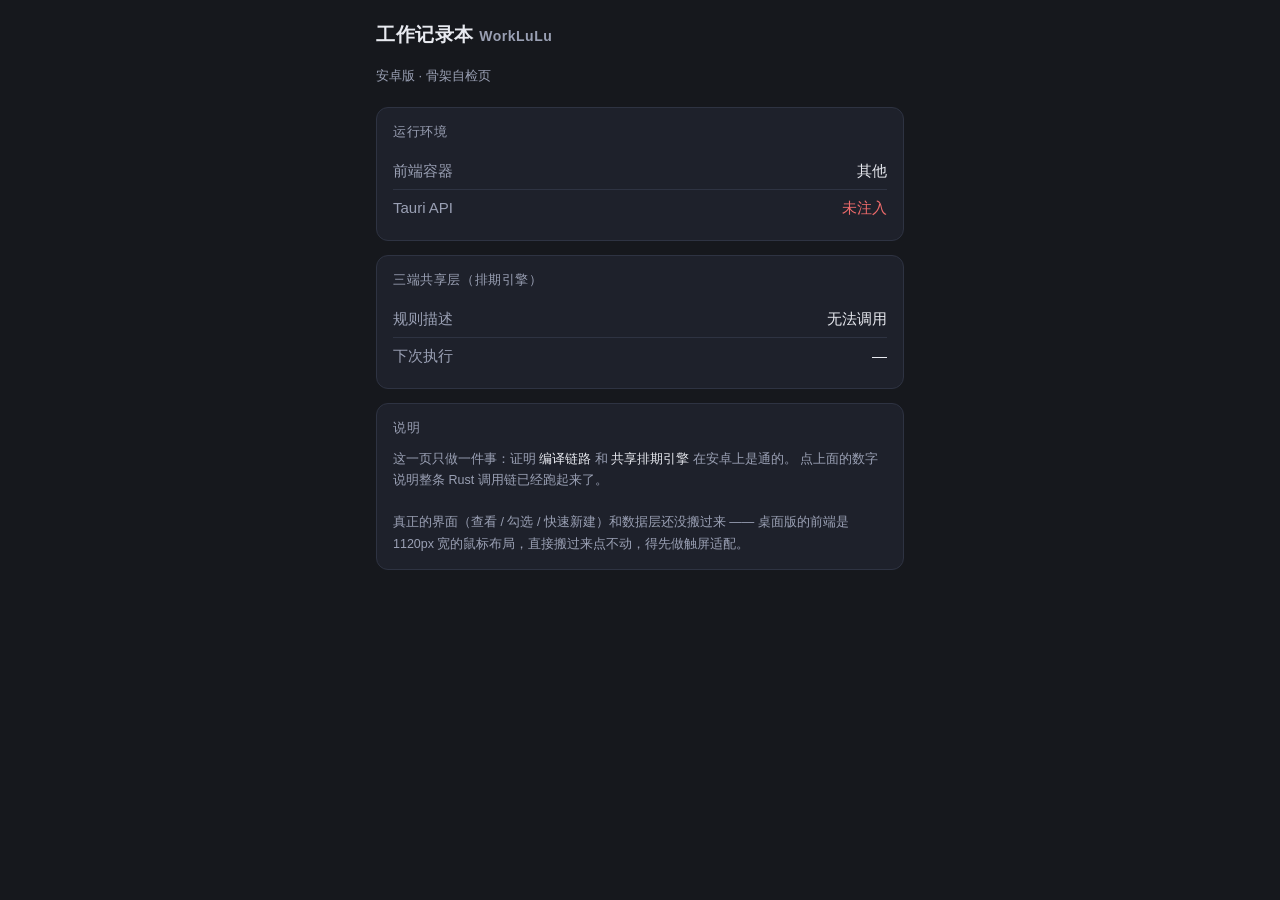
<file: android/ui/index.html>
<!DOCTYPE html>
<html lang="zh-CN">
<head>
<meta charset="UTF-8">
<meta name="viewport" content="width=device-width, initial-scale=1, viewport-fit=cover">
<title>工作记录本 WorkLuLu</title>
<style>
  :root {
    --bg: #16181d; --card: #1e212b; --line: #2e3342;
    --text: #e8eaf0; --text-2: #9aa0b4; --accent: #5b8def; --ok: #3ecf8e;
  }
  * { box-sizing: border-box; -webkit-tap-highlight-color: transparent; }
  html, body { margin: 0; height: 100%; }
  body {
    background: var(--bg); color: var(--text);
    font: 15px/1.6 -apple-system, "Segoe UI", "Microsoft YaHei", sans-serif;
    padding: env(safe-area-inset-top) 16px calc(24px + env(safe-area-inset-bottom));
    display: flex; flex-direction: column; gap: 14px;
    max-width: 560px; margin: 0 auto;
  }
  h1 { font-size: 19px; margin: 20px 0 2px; letter-spacing: .5px; }
  .sub { color: var(--text-2); font-size: 13px; margin-bottom: 6px; }
  .card {
    background: var(--card); border: 1px solid var(--line);
    border-radius: 12px; padding: 14px 16px;
  }
  .card h2 { font-size: 13px; color: var(--text-2); font-weight: 500; margin: 0 0 10px; letter-spacing: .6px; }
  .row { display: flex; justify-content: space-between; gap: 12px; padding: 6px 0; }
  .row + .row { border-top: 1px solid var(--line); }
  .k { color: var(--text-2); flex: none; }
  .v { text-align: right; word-break: break-all; }
  .v.ok { color: var(--ok); }
  .v.bad { color: #ef6b6b; }
  .note { color: var(--text-2); font-size: 12.5px; line-height: 1.7; }
  .note b { color: var(--text); font-weight: 500; }
</style>
</head>
<body>
  <h1>工作记录本 <span style="color:var(--text-2);font-size:14px">WorkLuLu</span></h1>
  <div class="sub">安卓版 · 骨架自检页</div>

  <div class="card">
    <h2>运行环境</h2>
    <div class="row"><span class="k">前端容器</span><span class="v" id="ua">—</span></div>
    <div class="row"><span class="k">Tauri API</span><span class="v" id="api">—</span></div>
  </div>

  <div class="card">
    <h2>三端共享层（排期引擎）</h2>
    <div class="row"><span class="k">规则描述</span><span class="v" id="desc">—</span></div>
    <div class="row"><span class="k">下次执行</span><span class="v" id="next">—</span></div>
  </div>

  <div class="card">
    <h2>说明</h2>
    <div class="note">
      这一页只做一件事：证明 <b>编译链路</b> 和 <b>共享排期引擎</b> 在安卓上是通的。
      点上面的数字说明整条 Rust 调用链已经跑起来了。<br><br>
      真正的界面（查看 / 勾选 / 快速新建）和数据层还没搬过来 —— 桌面版的前端是
      1120px 宽的鼠标布局，直接搬过来点不动，得先做触屏适配。
    </div>
  </div>

<script>
  const $ = id => document.getElementById(id);
  const T = window.__TAURI__;

  $('ua').textContent = /Android/i.test(navigator.userAgent) ? 'Android WebView' : '其他';
  $('api').textContent = T && T.core ? '已就绪' : '未注入';
  $('api').className = 'v ' + (T && T.core ? 'ok' : 'bad');

  // 每月最后一天 18:00 —— 故意挑一条要跨月的规则，能真正跑到 clamp 逻辑。
  const RULE = JSON.stringify({ freq: 'monthly', byDay: [31], time: '18:00' });

  (async () => {
    if (!T || !T.core) { $('desc').textContent = '无法调用'; return; }
    try {
      $('desc').textContent = await T.core.invoke('describe_schedule', { ruleJson: RULE });
      const next = await T.core.invoke('next_occurrence', {
        ruleJson: RULE,
        fromRfc3339: new Date().toISOString(),
      });
      $('next').textContent = next ? new Date(next).toLocaleString('zh-CN') : '未算出';
      $('next').className = 'v ok';
    } catch (e) {
      $('desc').textContent = '调用失败';
      $('desc').className = 'v bad';
      $('next').textContent = String(e && e.message || e);
      $('next').className = 'v bad';
    }
  })();
</script>
</body>
</html>
</file>
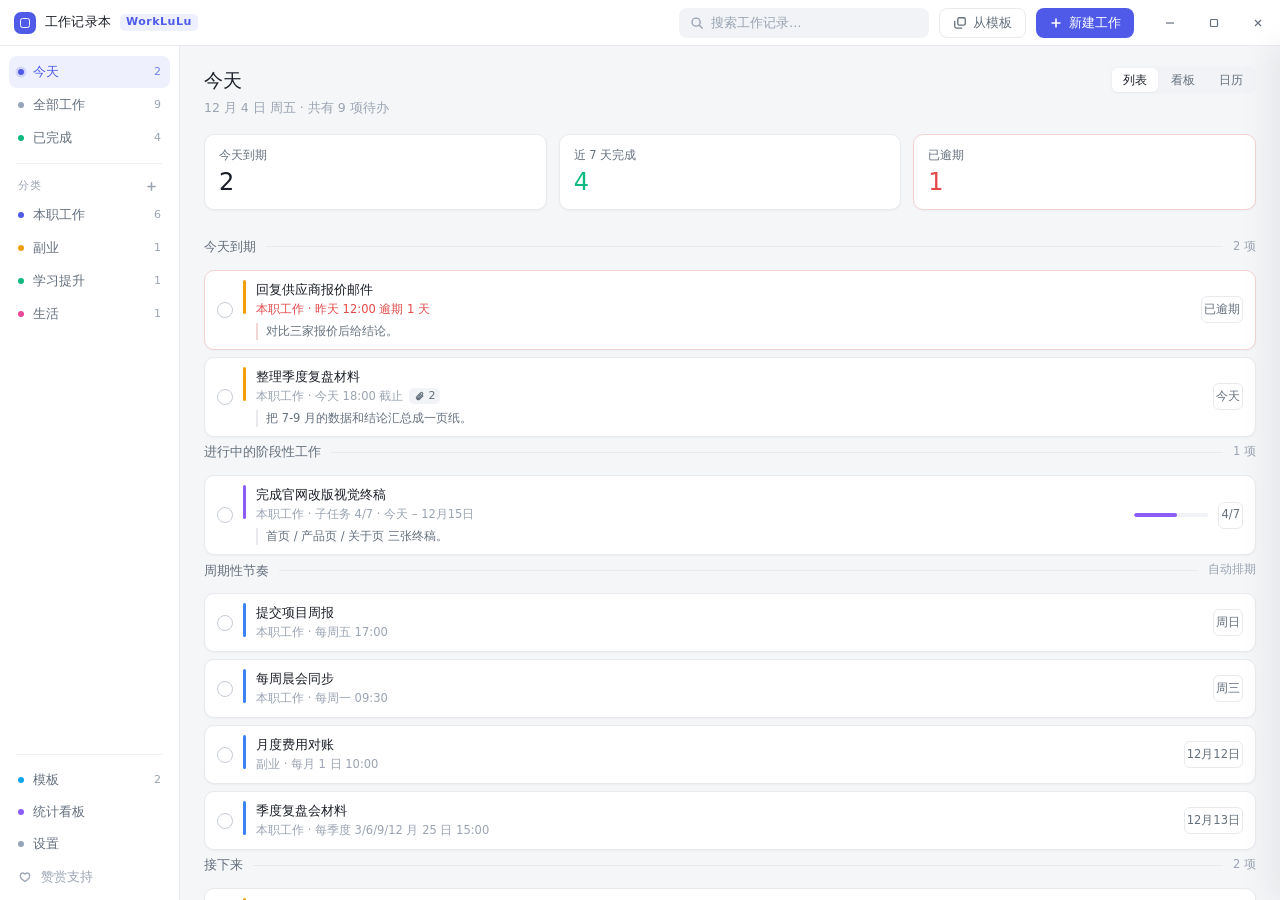
<file: app/ui/index.html>
<!DOCTYPE html>
<html lang="zh-CN">
<head>
<meta charset="UTF-8">
<meta name="viewport" content="width=device-width, initial-scale=1.0">
<title>工作记录本 WorkLuLu</title>
<link rel="stylesheet" href="assets/style.css">
</head>
<body>
<div class="app">

  <header class="titlebar" data-tauri-drag-region>
    <div class="brand" data-tauri-drag-region>
      <span class="brand-mark"></span>
      <span class="brand-name">工作记录本</span>
      <span class="brand-sub">WorkLuLu</span>
    </div>
    <div class="titlebar-fill" data-tauri-drag-region></div>
    <div class="titlebar-actions">
      <label class="search">
        <svg class="ic" viewBox="0 0 16 16" fill="none" stroke="currentColor" stroke-width="1.6" stroke-linecap="round">
          <circle cx="7" cy="7" r="4.6"/><path d="M10.6 10.6 14 14"/>
        </svg>
        <input id="search" type="text" placeholder="搜索工作记录…" autocomplete="off" spellcheck="false">
      </label>
      <button class="btn btn-ghost" id="btn-from-tpl" title="从模板一键建出一整套工作和子任务">
        <svg class="ic" viewBox="0 0 16 16" fill="none" stroke="currentColor" stroke-width="1.5" stroke-linejoin="round">
          <rect x="5.5" y="2" width="8.5" height="8.5" rx="1.6"/>
          <path d="M10.5 13.9H4.1a2.1 2.1 0 0 1-2.1-2.1V5.6"/>
        </svg>
        从模板
      </button>
      <button class="btn btn-primary" id="btn-new">
        <svg class="ic" viewBox="0 0 16 16" fill="none" stroke="currentColor" stroke-width="1.8" stroke-linecap="round">
          <path d="M8 3.5v9M3.5 8h9"/>
        </svg>
        新建工作
      </button>
      <div class="win-controls">
        <button class="win-btn" data-win="min" title="最小化">
          <svg viewBox="0 0 12 12" fill="none" stroke="currentColor" stroke-width="1.2"><path d="M2 6h8"/></svg>
        </button>
        <button class="win-btn" data-win="max" title="最大化">
          <svg viewBox="0 0 12 12" fill="none" stroke="currentColor" stroke-width="1.2"><rect x="2.5" y="2.5" width="7" height="7" rx="1"/></svg>
        </button>
        <button class="win-btn win-close" data-win="close" title="关闭">
          <svg viewBox="0 0 12 12" fill="none" stroke="currentColor" stroke-width="1.2"><path d="M3 3l6 6M9 3l-6 6"/></svg>
        </button>
      </div>
    </div>
  </header>

  <div class="workspace">
    <nav class="sidebar" id="sidebar"></nav>
    <main class="content"><div class="view" id="view"></div></main>
    <aside class="drawer" id="drawer"></aside>
  </div>

</div>

<!-- 新建 / 编辑 面板 -->
<div class="modal-mask" id="modal-mask">
  <div class="modal" id="modal"></div>
</div>

<!-- 附件大图预览。点图片时铺满整屏看细节，点空白处或 Esc 关掉 -->
<div class="lightbox" id="lightbox"></div>

<script src="assets/app.js"></script>
</body>
</html>
</file>
<file: app/ui/assets/style.css>
:root {
  --bg: #F5F6F8;
  --surface: #FFFFFF;
  --surface-2: #FAFBFC;
  --surface-3: #F1F3F6;
  --border: #E8EAED;
  --border-soft: #F0F1F4;

  --primary: #4F5BE8;
  --primary-hover: #4350D9;
  --primary-soft: #EEF0FE;

  --text-1: #1B1F27;
  --text-2: #64707D;
  --text-3: #9AA4B2;

  --p-once: #F59E0B;
  --p-once-bg: #FAEEDA;
  --p-once-tx: #B45309;

  --p-recurring: #3B82F6;
  --p-recurring-bg: #E6F1FB;
  --p-recurring-tx: #185FA5;

  --p-stage: #8B5CF6;
  --p-stage-bg: #F1EDFE;
  --p-stage-tx: #6D28D9;

  --ok: #10B981;
  --danger: #E24B4A;
  --danger-bg: #FCEBEB;
  --danger-tx: #A32D2D;

  /* 赞赏入口专用的暖色。全局唯一一处用它，只为和功能色区分开 */
  --reward: #D6407B;
  --reward-bg: #FDF2F6;

  --r-sm: 6px;
  --r-md: 8px;
  --r-lg: 10px;

  --shadow-1: 0 1px 2px rgba(20, 26, 40, .04);
  --shadow-2: 0 6px 20px rgba(20, 26, 40, .08);

  --sidebar-w: 180px;
  --drawer-w: 380px;
}

* { box-sizing: border-box; margin: 0; padding: 0; }

html, body { height: 100%; overflow: hidden; }

body {
  font-family: "Segoe UI", "Microsoft YaHei UI", "Microsoft YaHei", system-ui, -apple-system, sans-serif;
  font-size: 13px;
  line-height: 1.55;
  color: var(--text-1);
  background: var(--bg);
  -webkit-font-smoothing: antialiased;
  user-select: none;
  cursor: default;
}

button, input, textarea, select { font: inherit; color: inherit; outline: none; border: none; background: none; }
button { cursor: pointer; }

::-webkit-scrollbar { width: 10px; height: 10px; }
::-webkit-scrollbar-track { background: transparent; }
::-webkit-scrollbar-thumb { background: #D7DBE1; border-radius: 6px; border: 3px solid transparent; background-clip: content-box; }
::-webkit-scrollbar-thumb:hover { background: #C2C8D0; background-clip: content-box; }

.ic { width: 14px; height: 14px; flex: none; }

/* ---------- 布局骨架 ---------- */
.app { display: flex; flex-direction: column; height: 100vh; }

.titlebar {
  height: 46px; flex: none;
  display: flex; align-items: center;
  background: var(--surface);
  border-bottom: 1px solid var(--border);
  padding-left: 14px;
}
.brand { display: flex; align-items: center; gap: 9px; padding-right: 16px; }
.brand-mark {
  width: 22px; height: 22px; border-radius: 7px;
  background: var(--primary);
  position: relative;
}
.brand-mark::after {
  content: ""; position: absolute; inset: 6px;
  border: 1.5px solid #fff; border-radius: 2.5px;
}
.brand-name { font-size: 13px; font-weight: 500; letter-spacing: .2px; }
/* 开关之间的连带提醒：不是错误，是「这么设会有什么后果」，所以用琥珀色而非红色 */
.warn-text { color: var(--p-once-tx); margin-top: 4px; }

/* 「数据存放位置」卡片：便携徽标 + 路径行 + 右侧两个按钮。
   路径可能很长（U 盘上的深目录），必须允许换行，否则会把按钮挤出卡片。 */
.mode-chip {
  display: inline-block; margin-left: 7px; padding: 1px 7px;
  border-radius: 999px; font-size: 11px; font-weight: 600; vertical-align: 1px;
  color: var(--primary); background: var(--primary-soft);
}
.path-line { font-family: ui-monospace, Consolas, monospace; word-break: break-all; }
.task-acts { display: flex; gap: 8px; flex-shrink: 0; }
/* 英文副名：比中文主名轻一档，只是补充说明，不抢视线。
   标题栏（.brand-sub）和设置页「关于」（.name-en）共用同一套观感。 */
.brand-sub, .name-en {
  font-size: 11px; font-weight: 600; letter-spacing: .5px;
  color: var(--primary); background: var(--primary-soft);
  padding: 2px 6px; border-radius: 5px; line-height: 1.1;
}
.titlebar-fill { flex: 1; height: 100%; }

.titlebar-actions { display: flex; align-items: center; gap: 10px; height: 100%; }

.search {
  display: flex; align-items: center; gap: 7px;
  width: 250px; height: 30px; padding: 0 10px;
  background: var(--surface-3);
  border: 1px solid transparent;
  border-radius: var(--r-md);
  color: var(--text-3);
  transition: background .15s, border-color .15s, box-shadow .15s;
}
.search:focus-within {
  background: var(--surface);
  border-color: var(--primary);
  box-shadow: 0 0 0 3px var(--primary-soft);
}
.search input { flex: 1; min-width: 0; font-size: 12.5px; color: var(--text-1); }
.search input::placeholder { color: var(--text-3); }

.btn {
  display: inline-flex; align-items: center; gap: 6px;
  height: 30px; padding: 0 13px;
  border-radius: var(--r-md);
  font-size: 12.5px; font-weight: 500;
  transition: background .15s, color .15s, border-color .15s;
}
.btn-primary { background: var(--primary); color: #fff; }
.btn-primary:hover { background: var(--primary-hover); }
.btn-primary:active { transform: translateY(.5px); }
.btn-ghost { color: var(--text-2); border: 1px solid var(--border); background: var(--surface); }
.btn-ghost:hover { background: var(--surface-3); color: var(--text-1); }
.btn-danger-ghost { color: var(--danger); border: 1px solid #F3D2D2; background: var(--surface); }
.btn-danger-ghost:hover { background: var(--danger-bg); }

.win-controls { display: flex; align-items: center; height: 100%; margin-left: 4px; }
.win-btn {
  width: 44px; height: 46px;
  display: flex; align-items: center; justify-content: center;
  color: var(--text-2);
  transition: background .12s, color .12s;
}
.win-btn svg { width: 12px; height: 12px; }
.win-btn:hover { background: var(--surface-3); color: var(--text-1); }
.win-close:hover { background: var(--danger); color: #fff; }

.workspace { flex: 1; display: flex; min-height: 0; position: relative; }

/* ---------- 侧栏 ---------- */
.sidebar {
  width: var(--sidebar-w); flex: none;
  background: var(--surface);
  border-right: 1px solid var(--border);
  padding: 10px 9px 8px;
  display: flex; flex-direction: column;
  overflow-y: auto; overflow-x: hidden;
}
.nav-group { display: flex; flex-direction: column; gap: 1px; }

.nav-item {
  display: flex; align-items: center; gap: 9px;
  height: 32px; padding: 0 9px;
  border-radius: var(--r-md);
  color: var(--text-2);
  font-size: 13px;
  position: relative;
  transition: background .13s, color .13s;
}
.nav-item:hover { background: var(--surface-3); color: var(--text-1); }
.nav-item.active { background: var(--primary-soft); color: var(--primary); font-weight: 500; }
.nav-dot { width: 6px; height: 6px; border-radius: 50%; flex: none; }
.nav-item.active .nav-dot { box-shadow: 0 0 0 2.5px rgba(79, 91, 232, .18); }
.nav-label { flex: 1; overflow: hidden; text-overflow: ellipsis; white-space: nowrap; }
.nav-count { font-size: 11px; color: var(--text-3); font-variant-numeric: tabular-nums; }
.nav-item.active .nav-count { color: var(--primary); opacity: .75; }

.nav-sep { height: 1px; background: var(--border-soft); margin: 9px 7px; }

.nav-heading {
  display: flex; align-items: center; justify-content: space-between;
  padding: 0 9px; height: 26px;
  font-size: 11px; font-weight: 500; color: var(--text-3);
  letter-spacing: .5px;
}
.nav-heading button {
  width: 20px; height: 20px; border-radius: var(--r-sm);
  display: flex; align-items: center; justify-content: center;
  color: var(--text-3);
  transition: background .13s, color .13s;
}
.nav-heading button:hover { background: var(--surface-3); color: var(--primary); }
.nav-heading button svg { width: 11px; height: 11px; }

.sidebar-foot { margin-top: auto; padding-top: 10px; }

/* 赞赏入口：放在主界面侧栏最下面，随手够得着，但刻意做得不起眼 ——
   一旦做成高亮按钮，性质就从「感谢」变成「催收」了。
   文案把「自愿、不影响功能」写在 title 里，鼠标停一下就看得见。 */
.side-reward {
  display: flex; align-items: center; gap: 9px;
  width: 100%; height: 30px; padding: 0 9px; margin-top: 2px;
  border-radius: var(--r-md);
  font-size: 12.5px; color: var(--text-3);
  transition: background .13s, color .13s;
}
.side-reward:hover { background: var(--reward-bg); color: var(--reward); }

/* 贴边收起时，窗口只剩边缘几像素露在屏幕里。
   那几像素是窗口自己的边缘，不铺个颜色的话，用户看到的是一条
   说不清是什么的窄边 —— 不知道该不该去点它。 */
body.edge-collapsed::after {
  content: "";
  position: fixed; top: 0; bottom: 0; width: 6px;
  background: var(--primary);
}
body.edge-collapsed[data-edge-side="right"]::after { left: 0; }
body.edge-collapsed[data-edge-side="left"]::after { right: 0; }

/* ---------- 主内容区 ---------- */
.content { flex: 1; min-width: 0; display: flex; flex-direction: column; overflow: hidden; }
.view { flex: 1; overflow-y: auto; padding: 20px 24px 32px; }

.view-head { margin-bottom: 16px; }
.view-title { font-size: 19px; font-weight: 500; letter-spacing: -.2px; }
.view-sub { font-size: 12.5px; color: var(--text-3); margin-top: 3px; }

.stat-row { display: grid; grid-template-columns: repeat(3, 1fr); gap: 12px; margin-bottom: 22px; }
.stat {
  background: var(--surface);
  border: 1px solid var(--border);
  border-radius: var(--r-lg);
  padding: 12px 14px;
  box-shadow: var(--shadow-1);
}
.stat-label { font-size: 11.5px; color: var(--text-2); }
.stat-value { font-size: 24px; font-weight: 500; line-height: 1.25; margin-top: 2px; letter-spacing: -.5px; font-variant-numeric: tabular-nums; }
.stat.is-danger { border-color: #F3D2D2; }
.stat.is-ok .stat-value { color: var(--ok); }
.stat.is-danger .stat-value { color: var(--danger); }

.section-head {
  display: flex; align-items: center; gap: 10px;
  height: 30px; margin-bottom: 8px;
}
.section-title { font-size: 12.5px; font-weight: 500; color: var(--text-2); }
.section-line { flex: 1; height: 1px; background: var(--border); }
.section-note { font-size: 11.5px; color: var(--text-3); }

.task-list { display: flex; flex-direction: column; gap: 7px; }

.task {
  display: flex; align-items: center; gap: 10px;
  background: var(--surface);
  border: 1px solid var(--border);
  border-radius: var(--r-lg);
  padding: 9px 12px;
  box-shadow: var(--shadow-1);
  transition: border-color .14s, box-shadow .14s, transform .14s, opacity .2s;
}
.task:hover { border-color: #D8DDE4; box-shadow: var(--shadow-2); }
.task.is-overdue { border-color: #F3D2D2; }
.task.is-done { opacity: .55; }
.task.is-done .task-title { text-decoration: line-through; color: var(--text-3); }

.check {
  width: 16px; height: 16px; flex: none;
  border: 1.6px solid #C6CCD6;
  border-radius: 50%;
  display: flex; align-items: center; justify-content: center;
  transition: border-color .14s, background .14s;
}
.check:hover { border-color: var(--primary); background: var(--primary-soft); }
.check svg { width: 9px; height: 9px; opacity: 0; color: #fff; }
.task.is-done .check { background: var(--ok); border-color: var(--ok); }
.task.is-done .check svg { opacity: 1; }

.pattern-bar { width: 3px; flex: none; align-self: stretch; min-height: 20px; max-height: 34px; border-radius: 2px; }
.p-once { background: var(--p-once); }
.p-recurring { background: var(--p-recurring); }
.p-stage { background: var(--p-stage); }

.task-main { flex: 1; min-width: 0; }
.task-title { font-size: 13px; color: var(--text-1); overflow: hidden; text-overflow: ellipsis; white-space: nowrap; }
.task-meta { font-size: 11.5px; color: var(--text-3); margin-top: 1px; overflow: hidden; text-overflow: ellipsis; white-space: nowrap; }
.task-meta .overdue { color: var(--danger); }

/* 备注：左侧一道细线，把它和「分类 · 时间」那行区分开。
   最多两行，超出裁剪；title 属性让鼠标悬停能看全文。 */
.task-note {
  margin-top: 4px; padding-left: 8px;
  border-left: 2px solid var(--border);
  font-size: 11.5px; line-height: 1.5; color: var(--text-2);
  display: -webkit-box; -webkit-line-clamp: 2; -webkit-box-orient: vertical;
  overflow: hidden; overflow-wrap: anywhere;
}
.task.is-overdue .task-note { border-left-color: #F1D6D6; }
.task.is-done .task-note { color: var(--text-3); border-left-color: var(--border-soft); }

/* 搜索命中的字 */
mark { background: #FBECC2; color: inherit; border-radius: 2px; padding: 0 1px; }

.chip {
  font-size: 11px; padding: 2px 8px; border-radius: 999px;
  white-space: nowrap; flex: none; font-weight: 500;
  background: var(--surface-3); color: var(--text-2);
}
.chip-once { background: var(--p-once-bg); color: var(--p-once-tx); }
.chip-recurring { background: var(--p-recurring-bg); color: var(--p-recurring-tx); }
.chip-stage { background: var(--p-stage-bg); color: var(--p-stage-tx); }
.chip-danger { background: var(--danger-bg); color: var(--danger-tx); }
.chip-ok { background: #E6F7F0; color: #08704F; }

.progress { width: 74px; height: 4px; border-radius: 2px; background: var(--surface-3); overflow: hidden; flex: none; }
.progress > i { display: block; height: 100%; background: var(--p-stage); border-radius: 2px; }

.empty { text-align: center; padding: 34px 0; color: var(--text-3); font-size: 12.5px; }

/* ---------- 详情抽屉 ---------- */
.drawer {
  position: absolute; top: 0; right: 0; bottom: 0;
  width: var(--drawer-w);
  background: var(--surface);
  border-left: 1px solid var(--border);
  box-shadow: -10px 0 30px rgba(20, 26, 40, .07);
  transform: translateX(100%);
  transition: transform .24s cubic-bezier(.4, 0, .2, 1);
  display: flex; flex-direction: column;
  z-index: 20;
}
.drawer.open { transform: translateX(0); }

.drawer-head {
  display: flex; align-items: center; gap: 8px;
  height: 46px; padding: 0 14px; flex: none;
  border-bottom: 1px solid var(--border);
}
.drawer-title { font-size: 12.5px; font-weight: 500; color: var(--text-2); flex: 1; }
.icon-btn {
  width: 26px; height: 26px; border-radius: var(--r-sm);
  display: flex; align-items: center; justify-content: center;
  color: var(--text-3);
  transition: background .13s, color .13s;
}
.icon-btn:hover { background: var(--surface-3); color: var(--text-1); }
.icon-btn svg { width: 13px; height: 13px; }
.icon-btn.sm { width: 22px; height: 22px; }
.icon-btn.sm svg { width: 11px; height: 11px; }

/* 行内快捷操作：平时隐去，鼠标移到这一行才浮现，列表保持干净 */
.task-actions { display: flex; align-items: center; gap: 2px; flex: none; }
.task-actions:empty { display: none; }
.task-actions .icon-btn { opacity: 0; transition: opacity .14s, background .13s, color .13s; }
.task:hover .task-actions .icon-btn,
.task-actions .icon-btn:focus-visible { opacity: 1; }

/* 完成记录里的对勾只是标记，点它没意义 */
.check.static { pointer-events: none; }

.row-between { display: flex; align-items: center; justify-content: space-between; gap: 10px; }
.drawer-body { flex: 1; overflow-y: auto; padding: 16px 16px 28px; }

.field { margin-bottom: 16px; }
.field-label { font-size: 11.5px; color: var(--text-2); margin-bottom: 6px; font-weight: 500; }
.field-input, .field-textarea, .field-select {
  width: 100%; padding: 8px 10px;
  background: var(--surface-2);
  border: 1px solid var(--border);
  border-radius: var(--r-md);
  font-size: 13px;
  transition: border-color .15s, box-shadow .15s, background .15s;
  user-select: text;
}
.field-input:focus, .field-textarea:focus, .field-select:focus {
  background: var(--surface);
  border-color: var(--primary);
  box-shadow: 0 0 0 3px var(--primary-soft);
}
.field-textarea { resize: vertical; min-height: 76px; line-height: 1.6; }
.field-select { cursor: pointer; }

.seg { display: flex; gap: 6px; }
.seg button {
  flex: 1; height: 32px; border-radius: var(--r-md);
  border: 1px solid var(--border);
  background: var(--surface);
  font-size: 12px; color: var(--text-2);
  display: flex; align-items: center; justify-content: center; gap: 5px;
  transition: all .14s;
}
.seg button:hover { border-color: #D8DDE4; color: var(--text-1); }
.seg button.on { border-color: var(--primary); background: var(--primary-soft); color: var(--primary); font-weight: 500; }
.seg .dot { width: 6px; height: 6px; border-radius: 50%; }

.cat-grid { display: flex; flex-wrap: wrap; gap: 6px; }
.cat-pill {
  display: inline-flex; align-items: center; gap: 6px;
  height: 28px; padding: 0 11px; border-radius: 999px;
  border: 1px solid var(--border); background: var(--surface);
  font-size: 12px; color: var(--text-2);
  transition: all .14s;
}
.cat-pill:hover { border-color: #D8DDE4; }
.cat-pill.on { border-color: currentColor; font-weight: 500; }
.cat-pill .swatch { width: 8px; height: 8px; border-radius: 50%; }

/* 自动带上的分类（在分类页里新建时）：只占一行。
   刻意做得比分类药丸「实」一点——它表达的是既成事实，不是待选的选项。 */
.cat-fixed {
  display: inline-flex; align-items: center; gap: 7px;
  height: 28px; padding: 0 11px; border-radius: 999px;
  background: var(--surface-3);
  font-size: 12.5px; color: var(--text-1);
}
.cat-fixed .swatch { width: 8px; height: 8px; border-radius: 50%; flex: none; }

/* 星期几 / 几号 / 月份这类等宽选项。用网格而不是 flex 换行，
   7 列正好放下星期和 1–31 号，数字也能对齐成一列列看 */
.chip-grid { display: grid; grid-template-columns: repeat(7, 1fr); gap: 5px; }
.chip-grid.cols-6 { grid-template-columns: repeat(6, 1fr); }
.chip {
  height: 27px; padding: 0 2px;
  border: 1px solid var(--border); border-radius: var(--r-sm);
  background: var(--surface);
  font-size: 11.5px; color: var(--text-2);
  display: flex; align-items: center; justify-content: center;
  transition: all .14s;
}
.chip:hover { border-color: #D8DDE4; color: var(--text-1); }
.chip.on { border-color: var(--primary); background: var(--primary-soft); color: var(--primary); font-weight: 500; }

.drawer-foot {
  flex: none; padding: 12px 16px;
  border-top: 1px solid var(--border);
  display: flex; gap: 8px;
}
.drawer-foot .btn { height: 34px; flex: 1; justify-content: center; }

/* ---------- 弹窗 ---------- */
.modal-mask {
  position: fixed; inset: 0; z-index: 40;
  background: rgba(20, 26, 40, .28);
  display: none; align-items: center; justify-content: center;
  backdrop-filter: blur(1.5px);
}
.modal-mask.open { display: flex; }
.modal {
  width: 460px; max-height: 82vh;
  display: flex; flex-direction: column;
  background: var(--surface);
  border-radius: 14px;
  box-shadow: 0 20px 60px rgba(20, 26, 40, .2);
  overflow: hidden;              /* 内部滚动区要被圆角切住 */
  animation: pop .18s cubic-bezier(.2, .8, .3, 1);
}
@keyframes pop { from { opacity: 0; transform: translateY(8px) scale(.985); } }

.modal-head { flex: none; display: flex; align-items: center; padding: 18px 22px 0; margin-bottom: 16px; }
.modal-head h2 { font-size: 15px; font-weight: 500; flex: 1; }

/* 只有表单区滚动，标题和底部按钮始终留在屏幕上。
   季度规则那版表单（12 个月份 + 31 个日号）比视口还高，整块滚会把按钮推到看不见的地方 */
.modal-body { flex: 1; min-height: 0; overflow-y: auto; padding: 0 22px; }
.modal-foot { flex: none; display: flex; gap: 8px; padding: 14px 22px 18px; }
.modal-foot .btn { height: 34px; flex: 1; justify-content: center; }
/* flex:1 是给「取消 + 确定」并列用的。只剩一个按钮时那样会拉满整行，
   看着像一条横幅而不是按钮 —— 单按钮一律靠右、按内容定宽。 */
.modal-foot .btn:only-child { flex: 0 0 auto; min-width: 96px; margin-left: auto; }

.time-row { display: flex; gap: 8px; }
.time-row .field-input { flex: 1; }

.hint { font-size: 11.5px; color: var(--text-3); margin-top: 6px; }

.swatches { display: flex; gap: 8px; flex-wrap: wrap; }
.swatch-btn {
  width: 26px; height: 26px; border-radius: 50%;
  border: 2px solid transparent;
  transition: transform .13s;
}
.swatch-btn:hover { transform: scale(1.1); }
.swatch-btn.on { border-color: var(--text-1); }

.cat-row {
  display: flex; align-items: center; gap: 10px;
  padding: 9px 10px; border-radius: var(--r-md);
  transition: background .13s;
}
.cat-row:hover { background: var(--surface-2); }
.cat-row .name { flex: 1; font-size: 13px; }
.cat-row .bar { width: 3px; height: 18px; border-radius: 2px; flex: none; }

.switch {
  width: 38px; height: 22px; border-radius: 999px;
  background: #D7DBE1; position: relative; flex: none;
  transition: background .18s;
}
.switch i {
  position: absolute; top: 2px; left: 2px;
  width: 18px; height: 18px; border-radius: 50%;
  background: #fff;
  box-shadow: 0 1px 2px rgba(20, 26, 40, .18);
  transition: transform .18s cubic-bezier(.4, 0, .2, 1);
}
.switch.on { background: var(--primary); }
.switch.on i { transform: translateX(16px); }

.toast {
  position: fixed; left: 50%; bottom: 30px; transform: translateX(-50%) translateY(60px);
  background: #1B1F27; color: #fff;
  padding: 9px 16px; border-radius: var(--r-md);
  font-size: 12.5px; opacity: 0;
  transition: opacity .2s, transform .2s;
  z-index: 60; pointer-events: none;
}
.toast.show { opacity: 1; transform: translateX(-50%) translateY(0); }

/* ---------- 统计看板 ---------- */
.stat-row.four { grid-template-columns: repeat(4, 1fr); }
.stat-sub { font-size: 11px; color: var(--text-3); margin-top: 1px; }
.stat-minor { font-size: 15px; color: var(--text-3); }

.card {
  background: var(--surface);
  border: 1px solid var(--border);
  border-radius: var(--r-lg);
  box-shadow: var(--shadow-1);
  padding: 8px 12px;
}

.chart-card {
  background: var(--surface);
  border: 1px solid var(--border);
  border-radius: var(--r-lg);
  box-shadow: var(--shadow-1);
  padding: 14px 16px 12px;
  margin-bottom: 18px;
}
.chart-head { display: flex; align-items: baseline; gap: 10px; margin-bottom: 8px; }
.chart-title { font-size: 12.5px; font-weight: 500; color: var(--text-2); }
.chart-note { margin-left: auto; font-size: 11.5px; color: var(--text-3); }
.chart-legend { display: flex; gap: 16px; margin-top: 10px; font-size: 11.5px; color: var(--text-3); }
.chart-legend i { display: inline-block; width: 8px; height: 8px; border-radius: 2px; margin-right: 5px; vertical-align: 1px; }

.stat-list { display: flex; flex-direction: column; gap: 1px; }

.cat-stat {
  display: flex; align-items: center; gap: 10px;
  height: 34px; padding: 0 6px;
  border-radius: var(--r-md);
  transition: background .13s;
}
.cat-stat:hover { background: var(--surface-2); }
.cat-stat-dot { width: 8px; height: 8px; border-radius: 50%; flex: none; }
.cat-stat-name { width: 96px; flex: none; font-size: 12.5px; color: var(--text-1); overflow: hidden; text-overflow: ellipsis; white-space: nowrap; }
.cat-stat-bar { flex: 1; height: 6px; border-radius: 3px; background: var(--surface-3); overflow: hidden; }
.cat-stat-bar > i { display: block; height: 100%; border-radius: 3px; transition: width .32s cubic-bezier(.4, 0, .2, 1); }
.cat-stat-num { width: 36px; flex: none; text-align: right; font-size: 12.5px; color: var(--text-1); font-variant-numeric: tabular-nums; }
.cat-stat-sub { width: 82px; flex: none; text-align: right; font-size: 11.5px; color: var(--text-3); }

.stack-bar { display: flex; height: 10px; border-radius: 5px; overflow: hidden; background: var(--surface-3); margin: 6px 0 2px; }
.stack-bar > i { display: block; height: 100%; }

/* ---------- 分类管理 ---------- */
.nav-item[draggable="true"] { user-select: none; }
.nav-item.dragging { opacity: .4; }
.nav-item.drop-before { box-shadow: inset 0 2px 0 0 var(--primary); }
.nav-item.drop-after  { box-shadow: inset 0 -2px 0 0 var(--primary); }

.nav-edit {
  display: none; width: 20px; height: 20px; flex: none;
  align-items: center; justify-content: center;
  border-radius: var(--r-sm);
  color: var(--text-3);
  transition: background .13s, color .13s;
}
.nav-edit svg { width: 12px; height: 12px; }
.nav-edit:hover { background: var(--surface); color: var(--primary); }
.nav-item:hover .nav-edit { display: flex; }
.nav-item:hover .nav-count { display: none; }
.nav-item.active .nav-edit { color: var(--primary); }

/* ---------- 子任务（阶段性工作的拆解） ---------- */
.sub-progress { margin-left: 5px; font-weight: 400; color: var(--text-3); font-variant-numeric: tabular-nums; }

.sub-list { display: flex; flex-direction: column; gap: 1px; }

.sub-item {
  display: flex; align-items: center; gap: 7px;
  padding: 2px 4px; border-radius: var(--r-md);
  transition: background .13s;
}
.sub-item:hover { background: var(--surface-2); }

.sub-check {
  width: 15px; height: 15px; flex: none;
  border: 1.5px solid #C6CCD6; border-radius: 50%;
  display: flex; align-items: center; justify-content: center;
  transition: border-color .14s, background .14s;
}
.sub-check:hover { border-color: var(--primary); background: var(--primary-soft); }
.sub-check svg { width: 8px; height: 8px; opacity: 0; color: #fff; }
.sub-item.is-done .sub-check { background: var(--ok); border-color: var(--ok); }
.sub-item.is-done .sub-check svg { opacity: 1; }

/* 子任务名直接就是输入框：点一下就能改，不用先点「编辑」 */
.sub-title {
  flex: 1; min-width: 0; height: 26px; padding: 0 6px;
  font-size: 12.5px; color: var(--text-1);
  border: 1px solid transparent; border-radius: var(--r-sm);
  transition: border-color .14s, background .14s, box-shadow .14s;
  user-select: text;
}
.sub-title::placeholder { color: var(--text-3); }
.sub-title:hover { border-color: var(--border); background: var(--surface); }
.sub-title:focus {
  background: var(--surface); border-color: var(--primary);
  box-shadow: 0 0 0 3px var(--primary-soft);
}
.sub-item.is-done .sub-title { color: var(--text-3); text-decoration: line-through; }

.sub-del { opacity: 0; transition: opacity .14s, background .13s, color .13s; }
.sub-item:hover .sub-del, .sub-del:focus-visible { opacity: 1; }

/* 给这一步再分小步。和删除一样平时隐去，移上来才出现 */
.sub-nest { opacity: 0; transition: opacity .14s, background .13s, color .13s; }
.sub-item:hover .sub-nest, .sub-nest:focus-visible { opacity: 1; }

/* 三层结构：第二层起缩进，并用一条淡竖线连回父级。
   只靠缩进的话容易被当成排版错位，看不出谁挂在谁下面 */
.sub-node[data-depth="2"],
.sub-node[data-depth="3"] {
  margin-left: 11px; padding-left: 7px;
  border-left: 1px solid var(--border);
}

/* 下级完成情况的小标记，只在这一步确实有下级时才出现 */
.sub-ratio {
  flex: none; padding-right: 2px;
  font-size: 10.5px; color: var(--text-3);
  font-variant-numeric: tabular-nums;
}

.sub-add { display: flex; gap: 8px; margin-top: 8px; }
.sub-add .field-input { flex: 1; }
.sub-add .btn { height: 34px; flex: none; }
.sub-add-inline { margin: 2px 0 4px 11px; }

/* ---------------- 排布方式切换：列表 / 看板 / 日历 ---------------- */
/* 挂在页头右上角。用绝对定位而不是把 view-head 改成 flex——
   view-head 里的标题和副标题是上下排的，改成横排会拆掉所有视图的版式。 */
.view-head { position: relative; }
.view-head .view-title { padding-right: 160px; }

.view-switch {
  position: absolute; right: 0; top: 0;
  display: flex; gap: 2px; padding: 2px;
  background: var(--surface-3); border-radius: var(--r-md);
}
.view-switch button {
  height: 24px; padding: 0 11px; border-radius: 6px;
  font-size: 12px; color: var(--text-2);
  transition: background .14s, color .14s, box-shadow .14s;
}
.view-switch button:hover { color: var(--text-1); }
.view-switch button.on {
  background: var(--surface); color: var(--text-1);
  font-weight: 500; box-shadow: var(--shadow-1);
}

/* ---------------- 看板 ---------------- */
.board {
  display: flex; gap: 12px; align-items: flex-start;
  overflow-x: auto; padding-bottom: 10px;
}
.board-col { flex: 0 0 208px; display: flex; flex-direction: column; gap: 9px; }
.board-col-head { display: flex; align-items: center; gap: 6px; padding: 0 2px; }
.board-col-dot { width: 7px; height: 7px; border-radius: 50%; flex: none; }
.board-col-title { font-size: 12.5px; font-weight: 500; }
.board-col-count {
  margin-left: auto; font-size: 11.5px; color: var(--text-3);
  font-variant-numeric: tabular-nums;
}
.board-col-body { display: flex; flex-direction: column; gap: 7px; }
.board-empty {
  font-size: 12px; color: var(--text-3); text-align: center;
  padding: 14px 0; border: 1px dashed var(--border); border-radius: var(--r-md);
}

.board-card {
  display: flex; gap: 8px; cursor: pointer;
  background: var(--surface); border: 1px solid var(--border);
  border-radius: var(--r-lg); padding: 9px 11px;
  box-shadow: var(--shadow-1);
  transition: border-color .14s, box-shadow .14s;
}
.board-card:hover { border-color: #D8DDE4; box-shadow: var(--shadow-2); }
.board-card.is-overdue { border-color: #F3D2D2; }
/* 列表里的节奏色条是横着的一小段，卡片里让它竖起来贴左边 */
.board-card .pattern-bar { height: auto; align-self: stretch; }
.board-card-body { flex: 1; min-width: 0; }
/* 列表里进度条是 74px 的一小截，在卡片里那长度看着像条下划线。
   撑满整宽、加粗一点，浅槽也调深些，才认得出是个进度条 */
.board-card-body .progress {
  width: 100%; height: 5px; margin-top: 8px;
  background: #EDEFF3;
}
.board-card-title { font-size: 12.5px; line-height: 1.45; word-break: break-word; }
.board-card-meta { font-size: 11.5px; color: var(--text-3); margin-top: 3px; }
.board-card-note {
  font-size: 11.5px; color: var(--text-2); margin-top: 5px;
  padding-left: 7px; border-left: 2px solid var(--border-soft);
  overflow: hidden; display: -webkit-box;
  -webkit-line-clamp: 2; -webkit-box-orient: vertical;
}

/* ---------------- 日历 ---------------- */
.cal-bar { display: flex; align-items: center; gap: 8px; margin-bottom: 12px; }
.cal-month {
  font-size: 14px; font-weight: 500; min-width: 104px;
  font-variant-numeric: tabular-nums;
}
.cal-week {
  display: grid; grid-template-columns: repeat(7, minmax(0, 1fr));
  gap: 6px; margin-bottom: 6px;
}
.cal-weekday { font-size: 11.5px; color: var(--text-3); text-align: center; }
/* 必须 minmax(0, 1fr)：默认的 1fr 最小值是 auto，格子里的长标题
   （white-space: nowrap）会把列撑开，整排右移出可视区 */
.cal-grid {
  display: grid; grid-template-columns: repeat(7, minmax(0, 1fr));
  gap: 6px;
}

.cal-cell {
  min-height: 86px; padding: 5px 6px;
  background: var(--surface); border: 1px solid var(--border);
  border-radius: var(--r-md);
  display: flex; flex-direction: column; gap: 3px;
  cursor: pointer;
  transition: border-color .13s;
}
/* 格子整块可点，是「在那天新建」的入口。不给出悬停反馈的话没人知道能点 */
.cal-cell:hover { border-color: var(--primary); }
/* 上下月补齐的格子沉到页面底色，一眼分得出「这个月」的边界 */
.cal-cell.is-out { background: var(--bg); }
.cal-cell.is-out .cal-date { color: var(--text-3); }
.cal-cell.is-today { border-color: var(--primary); }
.cal-cell.is-today .cal-date {
  width: 18px; height: 18px; border-radius: 50%;
  background: var(--primary); color: #fff;
  display: flex; align-items: center; justify-content: center;
}
.cal-date {
  font-size: 11.5px; color: var(--text-2);
  font-variant-numeric: tabular-nums;
}
.cal-items { display: flex; flex-direction: column; gap: 2px; min-width: 0; }
.cal-item {
  display: flex; align-items: center; gap: 4px;
  min-width: 0; font-size: 11px; color: var(--text-1);
  padding: 2px 4px; border-radius: 4px; cursor: pointer;
  white-space: nowrap; overflow: hidden;
}
.cal-text { min-width: 0; overflow: hidden; text-overflow: ellipsis; white-space: nowrap; }
.cal-item:hover { background: var(--surface-3); }
.cal-item.is-done { color: var(--text-3); text-decoration: line-through; }
/* 跨天任务在跨度内的其余各天：淡一档。
   看得出「这段时间在忙它」，又不至于和真正交期那条抢注意力 */
.cal-item.is-span { background: var(--surface-2); opacity: .7; }
.cal-item.is-span .cal-dot { opacity: .5; }
.cal-dot { width: 5px; height: 5px; border-radius: 50%; flex: none; }
.cal-more {
  font-size: 10.5px; color: var(--text-3);
  padding-left: 4px; border-radius: 4px; cursor: pointer;
}
.cal-more:hover { color: var(--primary); background: var(--surface-3); }

/* ---------------- 日历格子的右键菜单 ---------------- */
.ctx-menu {
  position: fixed; z-index: 60;
  min-width: 148px; padding: 4px;
  display: flex; flex-direction: column;
  background: var(--surface);
  border: 1px solid var(--border);
  border-radius: var(--r-md);
  box-shadow: 0 10px 30px rgba(20, 26, 40, .16);
}
.ctx-menu button {
  text-align: left; padding: 7px 10px;
  font-size: 12.5px; color: var(--text-1);
  border-radius: var(--r-sm);
  transition: background .12s;
}
.ctx-menu button:hover { background: var(--surface-2); }

/* ---------------- 模板库 ---------------- */
.tpl-list { display: flex; flex-direction: column; gap: 8px; }
.tpl-card {
  display: flex; align-items: center; gap: 12px;
  padding: 12px 14px;
  background: var(--surface);
  border: 1px solid var(--border);
  border-radius: var(--r-md);
  transition: border-color .14s, box-shadow .14s;
}
.tpl-card:hover { border-color: var(--primary); box-shadow: 0 4px 14px rgba(20, 26, 40, .06); }
.tpl-main { flex: 1; min-width: 0; }
.tpl-name { font-size: 13px; font-weight: 500; color: var(--text-1); }
.tpl-meta {
  font-size: 11.5px; color: var(--text-3); margin-top: 3px;
  font-variant-numeric: tabular-nums;
}

/* 主界面「从模板新建」里挑模板的那一列。
   整行可点，所以用 button 而不是卡片 + 按钮 —— 少一个点击目标，少一次犹豫。 */
.tpl-pick-list { display: flex; flex-direction: column; gap: 6px; margin: 12px 0 4px; }
.tpl-pick {
  display: flex; align-items: center; gap: 10px;
  width: 100%; padding: 11px 12px; text-align: left;
  background: var(--surface-2);
  border: 1px solid var(--border);
  border-radius: var(--r-md);
  color: var(--text-3);
  transition: background .13s, border-color .13s, color .13s;
}
.tpl-pick:hover { background: var(--primary-soft); border-color: var(--primary); color: var(--primary); }
.tpl-pick-main { flex: 1; min-width: 0; display: flex; flex-direction: column; gap: 2px; }
.tpl-pick-name { font-size: 13px; font-weight: 500; color: var(--text-1); }
.tpl-pick-meta { font-size: 11.5px; color: var(--text-3); font-variant-numeric: tabular-nums; }
.tpl-actions { display: flex; gap: 8px; flex: none; }
.tpl-actions .btn { height: 32px; }

/* ---------------- 「这一天有 N 项」弹窗 ---------------- */
.day-list { display: flex; flex-direction: column; gap: 2px; }
.day-item {
  display: flex; align-items: center; gap: 8px;
  padding: 8px; border-radius: var(--r-md);
  cursor: pointer; transition: background .13s;
}
.day-item:hover { background: var(--surface-2); }
.day-item .day-title { flex: 1; min-width: 0; font-size: 12.5px; color: var(--text-1); }
.day-item.is-done .day-title { color: var(--text-3); text-decoration: line-through; }

/* ---------------- 赞赏码弹窗 ---------------- */
/* 入口本身不起眼（设置页「关于」里的一个 ghost 按钮），但码必须够大：
   小于 200px 微信容易扫不出来，260px 是能稳稳扫到的尺寸。 */
.reward { display: flex; flex-direction: column; align-items: center; gap: 9px; margin: 2px 0 14px; }
.reward-qr {
  display: block; width: 260px; height: 260px;
  border: 1px solid var(--border); border-radius: var(--r-lg);
  background: #fff;
}
.reward-cap { font-size: 11.5px; color: var(--text-3); }


/* ---------------- 附件（粘贴的图片 / 上传的文件） ---------------- */
/* 投放区：粘贴和拖拽都落在这里。虚线边框是「可以往里放东西」的通用暗示，
   拖拽悬停时换成主色，让人确认「松手会放在这儿」。 */
.att-zone {
  display: flex; align-items: center; gap: 10px;
  padding: 10px 12px;
  border: 1px dashed var(--border);
  border-radius: var(--r-md);
  background: var(--surface-2);
  transition: border-color .15s, background .15s;
}
.att-zone.drag { border-color: var(--primary); background: var(--primary-soft); }
.att-zone-main {
  flex: 1; min-width: 0;
  display: flex; align-items: center; gap: 7px;
  font-size: 12px; color: var(--text-3);
}
.att-zone-main .ic { width: 15px; height: 15px; }
.att-zone kbd {
  display: inline-block; padding: 0 4px; margin: 0 1px;
  border: 1px solid var(--border); border-bottom-width: 2px;
  border-radius: 4px; background: var(--surface);
  font-family: inherit; font-size: 11px; color: var(--text-2);
}

.att-grid {
  display: grid; grid-template-columns: repeat(auto-fill, minmax(86px, 1fr));
  gap: 10px; margin-top: 10px;
}
.att-card { position: relative; min-width: 0; }
.att-hit {
  display: flex; align-items: center; justify-content: center;
  width: 100%; aspect-ratio: 1 / 1;
  border: 1px solid var(--border); border-radius: var(--r-md);
  background: var(--surface-2); overflow: hidden;
  transition: border-color .14s, background .14s;
}
.att-hit:hover { border-color: var(--primary); background: var(--primary-soft); }
.att-thumb { width: 100%; height: 100%; object-fit: cover; display: block; }
.att-file b {
  font-size: 11px; font-weight: 500; letter-spacing: .4px;
  color: var(--text-2);
  padding: 3px 7px; border-radius: 5px; background: var(--surface-3);
}
.att-name {
  display: block; margin-top: 4px;
  font-size: 11px; color: var(--text-3);
  white-space: nowrap; overflow: hidden; text-overflow: ellipsis;
}
/* 删除按钮平时藏着，鼠标移上去才出来：一屏缩略图上挂一排叉号太吵 */
.att-del {
  position: absolute; top: -6px; right: -6px;
  width: 20px; height: 20px; border-radius: 50%;
  display: none; align-items: center; justify-content: center;
  background: var(--text-1); color: #fff;
  box-shadow: 0 1px 4px rgba(20, 26, 40, .22);
}
.att-del svg { width: 10px; height: 10px; }
.att-card:hover .att-del { display: flex; }

/* ---------------- 附件大图预览 ---------------- */
/* 聊天截图常常又长又窄，所以用 contain 而不是 cover：
   宁可两边留白，也不能把内容裁掉——裁掉的可能正是要留痕的那句话。 */
.lightbox {
  position: fixed; inset: 0; z-index: 70;
  display: none; flex-direction: column;
  background: rgba(16, 20, 28, .82);
}
.lightbox.open { display: flex; }
.lightbox-bar {
  flex: none; height: 46px;
  display: flex; align-items: center; gap: 10px;
  padding: 0 14px; color: #fff;
}
.lightbox-name {
  flex: 1; min-width: 0; font-size: 12.5px;
  white-space: nowrap; overflow: hidden; text-overflow: ellipsis;
}
.lightbox-bar .icon-btn { color: #fff; }
.lightbox-bar .icon-btn:hover { background: rgba(255, 255, 255, .16); color: #fff; }
.lightbox-img {
  flex: 1; min-height: 0; width: 100%;
  object-fit: contain; padding: 0 16px 18px;
}

/* 「有留痕」的小标记。挂在列表行和看板卡的元信息后面，
   做成中性灰而不是彩色徽章：它是提示不是状态，不该和「已逾期」抢注意力。 */
.att-badge {
  display: inline-flex; align-items: center; gap: 3px;
  margin-left: 6px; padding: 0 5px;
  border-radius: 5px; background: var(--surface-3);
  font-size: 11px; line-height: 16px; color: var(--text-2);
  vertical-align: middle;
}
.att-badge svg { width: 11px; height: 11px; flex: none; }
</file>
